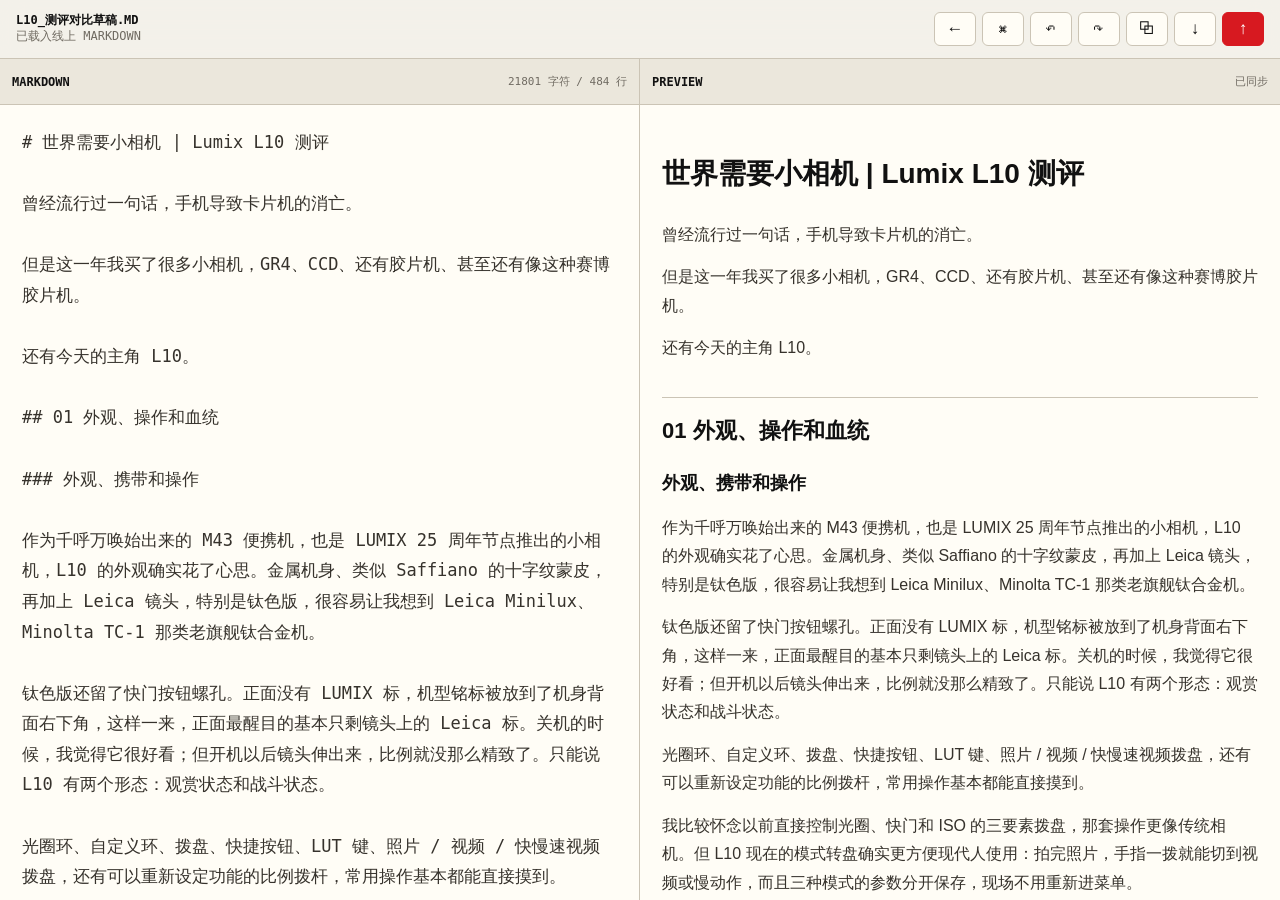
<file: editor.html>
<!doctype html>
<html lang="zh-CN">
<head>
  <meta charset="utf-8">
  <meta name="viewport" content="width=device-width, initial-scale=1, maximum-scale=1, user-scalable=no, viewport-fit=cover">
  <title>L10 Markdown Editor</title>
  <style>
    :root {
      color-scheme: dark light;
      --bg: #050505;
      --panel: #0d0d0d;
      --panel-2: #171717;
      --ink: #f1f1f1;
      --body: #c9c9c9;
      --muted: #8a8a8a;
      --line: #2b2b2b;
      --accent: #ff2a2a;
      --ok: #d7d7d7;
      --font: -apple-system, BlinkMacSystemFont, "Segoe UI", "PingFang SC", "Microsoft YaHei", sans-serif;
      --mono: "SFMono-Regular", ui-monospace, Menlo, Consolas, monospace;
    }
    @media (prefers-color-scheme: light) {
      :root {
        --bg: #f3f1ea;
        --panel: #fffdf6;
        --panel-2: #ebe7dc;
        --ink: #111;
        --body: #36322c;
        --muted: #706b62;
        --line: #cbc4b5;
        --accent: #d71920;
        --ok: #111;
      }
    }
    * { box-sizing: border-box; }
    html {
      width: 100%;
      max-width: 100%;
      overflow-x: hidden;
      overscroll-behavior-x: none;
      touch-action: pan-y;
    }
    body {
      margin: 0;
      width: 100%;
      max-width: 100%;
      height: 100vh;
      height: var(--app-height, 100dvh);
      min-height: 100vh;
      min-height: var(--app-height, 100dvh);
      display: flex;
      flex-direction: column;
      overflow: hidden;
      overscroll-behavior-x: none;
      touch-action: pan-y;
      background: var(--bg);
      color: var(--ink);
      font-family: var(--font);
    }
    button, input, .editor-surface { font: inherit; }
    .topbar {
      position: sticky;
      top: 0;
      z-index: 10;
      flex: 0 0 auto;
      width: 100%;
      max-width: 100%;
      display: grid;
      grid-template-columns: minmax(0, 1fr) auto;
      gap: 12px;
      align-items: center;
      padding: 12px 16px;
      border-bottom: 1px solid var(--line);
      background: color-mix(in srgb, var(--bg) 92%, transparent);
      backdrop-filter: blur(14px);
    }
    .mobile-switch {
      display: none;
      width: 100%;
      max-width: 100%;
      grid-template-columns: 1fr 1fr;
      gap: 0;
      padding: 8px;
      border-bottom: 1px solid var(--line);
      background: var(--bg);
    }
    .mobile-switch button {
      min-height: 38px;
      border: 1px solid var(--line);
      background: var(--panel);
      color: var(--muted);
      cursor: pointer;
    }
    .mobile-switch button:first-child {
      border-radius: 6px 0 0 6px;
      border-right: 0;
    }
    .mobile-switch button:last-child { border-radius: 0 6px 6px 0; }
    .mobile-switch button.is-active {
      background: var(--ink);
      color: var(--bg);
    }
    .brand {
      min-width: 0;
      font-family: var(--mono);
      font-size: 12px;
      line-height: 1.3;
      text-transform: uppercase;
    }
    .brand strong {
      display: block;
      overflow: hidden;
      color: var(--ink);
      white-space: nowrap;
      text-overflow: ellipsis;
    }
    .brand span { color: var(--muted); }
    .status-action {
      margin-left: 8px;
      padding: 0;
      border: 0;
      background: transparent;
      color: var(--accent);
      font: inherit;
      text-decoration: underline;
      cursor: pointer;
    }
    .actions {
      display: grid;
      grid-template-columns: repeat(7, minmax(42px, 1fr));
      justify-content: stretch;
      gap: 6px;
    }
    .button {
      display: inline-flex;
      min-width: 0;
      min-height: 34px;
      align-items: center;
      justify-content: center;
      gap: 6px;
      padding: 0;
      border: 1px solid var(--line);
      border-radius: 6px;
      background: var(--panel);
      color: var(--ink);
      font-size: 17px;
      line-height: 1;
      text-decoration: none;
      cursor: pointer;
    }
    .button-label {
      position: absolute;
      width: 1px;
      height: 1px;
      overflow: hidden;
      clip: rect(0 0 0 0);
      white-space: nowrap;
    }
    .button-icon {
      display: inline-flex;
      align-items: center;
      justify-content: center;
      width: 1.2em;
      height: 1.2em;
    }
    .button:hover { border-color: var(--accent); }
    .button.primary {
      border-color: var(--accent);
      background: var(--accent);
      color: #fff;
    }
    .workspace {
      display: grid;
      flex: 1 1 auto;
      width: 100%;
      max-width: 100%;
      grid-template-columns: minmax(0, 1fr) minmax(0, 1fr);
      min-height: 0;
      overflow: hidden;
    }
    .pane {
      display: grid;
      grid-template-rows: auto minmax(0, 1fr);
      min-width: 0;
      min-height: 0;
      max-width: 100%;
      overflow: hidden;
      border-right: 1px solid var(--line);
      background: var(--panel);
    }
    .pane:last-child { border-right: 0; }
    .pane-head {
      display: grid;
      grid-template-columns: minmax(0, 1fr) auto;
      gap: 8px;
      align-items: center;
      min-height: 46px;
      padding: 8px 12px;
      border-bottom: 1px solid var(--line);
      background: var(--panel-2);
    }
    .pane-head h1,
    .pane-head h2 {
      margin: 0;
      overflow: hidden;
      font-family: var(--mono);
      font-size: 12px;
      font-weight: 700;
      white-space: nowrap;
      text-overflow: ellipsis;
      text-transform: uppercase;
    }
    .stats {
      color: var(--muted);
      font-family: var(--mono);
      font-size: 11px;
      white-space: nowrap;
    }
    .editor-surface {
      display: block;
      width: 100%;
      height: 100%;
      max-width: 100%;
      min-height: 0;
      overflow: auto;
      overscroll-behavior: contain;
      resize: none;
      padding: 22px;
      border: 0;
      border-radius: 0;
      outline: 0;
      appearance: none;
      background: var(--panel);
      color: var(--body);
      font-family: var(--mono);
      font-size: 17px;
      line-height: 1.8;
      white-space: pre-wrap;
      overflow-wrap: anywhere;
      word-break: break-word;
      -webkit-overflow-scrolling: touch;
      caret-color: var(--accent);
      user-select: text;
    }
    .preview {
      width: 100%;
      height: 100%;
      max-width: 100%;
      min-height: 0;
      overflow-x: hidden;
      overflow-y: auto;
      overscroll-behavior: contain;
      padding: 22px;
      color: var(--body);
      line-height: 1.78;
      overflow-wrap: anywhere;
      word-break: break-word;
    }
    .preview h1,
    .preview h2,
    .preview h3,
    .preview h4 {
      color: var(--ink);
      line-height: 1.35;
    }
    .preview h1 { font-size: 28px; }
    .preview h2 {
      margin-top: 34px;
      padding-top: 18px;
      border-top: 1px solid var(--line);
      font-size: 22px;
    }
    .preview h3 { margin-top: 26px; font-size: 18px; }
    .preview p {
      margin: 0 0 14px;
      max-width: 100%;
      overflow-wrap: anywhere;
      word-break: break-word;
    }
    .preview blockquote {
      margin: 16px 0;
      padding: 10px 14px;
      border-left: 3px solid var(--accent);
      background: var(--panel-2);
    }
    .preview code {
      padding: 1px 5px;
      border: 1px solid var(--line);
      border-radius: 4px;
      font-family: var(--mono);
      font-size: 0.92em;
      white-space: normal;
      overflow-wrap: anywhere;
    }
    .preview table {
      width: 100%;
      max-width: 100%;
      margin: 18px 0;
      border-collapse: collapse;
      table-layout: fixed;
      font-size: 14px;
    }
    .preview th,
    .preview td {
      padding: 8px;
      border: 1px solid var(--line);
      text-align: left;
      vertical-align: top;
      overflow-wrap: anywhere;
      word-break: break-word;
    }
    .preview th {
      color: var(--ink);
      background: var(--panel-2);
    }
    .drawer {
      position: fixed;
      right: 16px;
      bottom: 16px;
      z-index: 20;
      width: min(520px, calc(100vw - 32px));
      max-height: min(620px, calc(100vh - 32px));
      max-height: min(620px, calc(var(--app-height, 100dvh) - 32px));
      overflow: auto;
      border: 1px solid var(--line);
      border-radius: 8px;
      background: var(--panel);
      box-shadow: 0 20px 70px rgba(0, 0, 0, 0.35);
    }
    .drawer[hidden] { display: none; }
    .drawer header {
      display: flex;
      align-items: center;
      justify-content: space-between;
      gap: 12px;
      padding: 12px;
      border-bottom: 1px solid var(--line);
      background: var(--panel-2);
    }
    .drawer h2 {
      margin: 0;
      font-family: var(--mono);
      font-size: 12px;
      text-transform: uppercase;
    }
    .form {
      display: grid;
      gap: 10px;
      padding: 12px;
    }
    .check-row {
      display: flex;
      align-items: center;
      gap: 8px;
      color: var(--body);
      font-family: var(--mono);
      font-size: 11px;
      line-height: 1.4;
      text-transform: none;
    }
    .check-row input {
      width: 16px;
      min-height: 16px;
      accent-color: var(--accent);
    }
    label {
      display: grid;
      gap: 5px;
      color: var(--muted);
      font-family: var(--mono);
      font-size: 11px;
      text-transform: uppercase;
    }
    input {
      width: 100%;
      min-height: 38px;
      padding: 8px 10px;
      border: 1px solid var(--line);
      border-radius: 6px;
      background: var(--bg);
      color: var(--ink);
    }
    .status {
      min-height: 20px;
      color: var(--muted);
      font-family: var(--mono);
      font-size: 11px;
      line-height: 1.5;
    }
    .status strong { color: var(--ok); }
    .danger { color: var(--accent); }
    @media (max-width: 900px) {
      html,
      body {
        height: var(--app-height, 100dvh);
        overflow: hidden;
      }
      body {
        position: fixed;
        inset: 0;
        display: flex;
        flex-direction: column;
      }
      .topbar {
        position: sticky;
        flex: 0 0 auto;
        grid-template-columns: 1fr;
        gap: 8px;
        padding: 8px;
      }
      .brand {
        font-size: 11px;
        line-height: 1.2;
      }
      .actions {
        display: grid;
        grid-template-columns: repeat(7, minmax(0, 1fr));
        justify-content: stretch;
        gap: 6px;
      }
      .button {
        min-height: 34px;
      }
      .mobile-switch {
        position: sticky;
        top: 0;
        z-index: 9;
        display: grid;
        flex: 0 0 auto;
      }
      .workspace {
        flex: 1 1 auto;
        grid-template-columns: 1fr;
        min-height: 0;
        overflow: hidden;
      }
      .pane {
        min-height: 0;
        border-right: 0;
        border-bottom: 0;
      }
      .preview-pane {
        display: flex;
        flex-direction: column;
      }
      .pane-head { min-height: 40px; }
      .editor-surface {
        height: var(--editor-height, calc(var(--app-height, 100dvh) - 185px));
        min-height: var(--editor-height, calc(var(--app-height, 100dvh) - 185px));
        padding: 18px;
        font-size: 18px;
        line-height: 1.8;
      }
      .preview {
        flex: 1 1 auto;
        height: auto;
        min-height: 0;
        overflow-x: hidden;
        overflow-y: auto;
        padding: 18px;
        -webkit-overflow-scrolling: touch;
        touch-action: pan-y;
      }
      body[data-mobile-view="edit"] .pane.preview-pane,
      body[data-mobile-view="preview"] .pane.editor-pane {
        display: none;
      }
      .drawer {
        right: 0;
        bottom: 0;
        width: 100vw;
        max-height: 82vh;
        border-right: 0;
        border-bottom: 0;
        border-left: 0;
        border-radius: 8px 8px 0 0;
      }
    }
  </style>
</head>
<body data-mobile-view="edit">
  <header class="topbar">
    <div class="brand">
      <strong>L10_测评对比草稿.md</strong>
      <span data-status>正在载入 source/L10_测评对比草稿.md</span>
    </div>
    <div class="actions">
      <a class="button" href="index.html" title="回到阅读版" aria-label="回到阅读版"><span class="button-icon" aria-hidden="true">←</span><span class="button-label">阅读版</span></a>
      <a class="button" href="https://github.com/PladyChan/l10-review-preview/edit/main/source/L10_%E6%B5%8B%E8%AF%84%E5%AF%B9%E6%AF%94%E8%8D%89%E7%A8%BF.md" title="打开 GitHub 网页编辑" aria-label="打开 GitHub 网页编辑"><span class="button-icon" aria-hidden="true">⌘</span><span class="button-label">GitHub</span></a>
      <button class="button" type="button" data-undo title="撤销" aria-label="撤销"><span class="button-icon" aria-hidden="true">↶</span><span class="button-label">撤销</span></button>
      <button class="button" type="button" data-redo title="重做" aria-label="重做"><span class="button-icon" aria-hidden="true">↷</span><span class="button-label">重做</span></button>
      <button class="button" type="button" data-copy title="复制" aria-label="复制"><span class="button-icon" aria-hidden="true">⧉</span><span class="button-label">复制</span></button>
      <button class="button" type="button" data-download title="下载" aria-label="下载"><span class="button-icon" aria-hidden="true">↓</span><span class="button-label">下载</span></button>
      <button class="button primary" type="button" data-open-github title="提交" aria-label="提交"><span class="button-icon" aria-hidden="true">↑</span><span class="button-label">提交</span></button>
    </div>
  </header>

  <div class="mobile-switch" aria-label="切换编辑和预览">
    <button class="is-active" type="button" data-view="edit">编辑</button>
    <button type="button" data-view="preview">预览</button>
  </div>

  <main class="workspace">
    <section class="pane editor-pane">
      <div class="pane-head">
        <h1>Markdown</h1>
        <div class="stats" data-stats>-</div>
      </div>
      <textarea class="editor-surface" data-editor aria-label="Markdown 编辑器" spellcheck="false" autocorrect="off" autocapitalize="off" wrap="soft"></textarea>
    </section>
    <section class="pane preview-pane">
      <div class="pane-head">
        <h2>Preview</h2>
        <div class="stats" data-saved>未保存</div>
      </div>
      <article class="preview" data-preview></article>
    </section>
  </main>

  <aside class="drawer" data-drawer hidden>
    <header>
      <h2>Commit to GitHub</h2>
      <button class="button" type="button" data-close>关闭</button>
    </header>
    <div class="form">
      <label>Owner<input data-owner value="PladyChan" autocomplete="off"></label>
      <label>Repo<input data-repo value="l10-review-preview" autocomplete="off"></label>
      <label>Branch<input data-branch value="main" autocomplete="off"></label>
      <label>Path<input data-path value="source/L10_测评对比草稿.md" autocomplete="off"></label>
      <label>Commit message<input data-message value="Update L10 markdown draft" autocomplete="off"></label>
      <label>GitHub token<input data-token type="text" autocomplete="off" autocapitalize="off" spellcheck="false" placeholder="粘贴 github_pat_... token"></label>
      <label class="check-row"><input data-remember-token type="checkbox">在这台设备记住 token</label>
      <button class="button primary" type="button" data-commit>提交当前 Markdown</button>
      <div class="status" data-github-status>Token 只在本页本次会话使用。</div>
    </div>
  </aside>

  <script>
    const SOURCE_PATH = "source/L10_测评对比草稿.md";
    const FILE_NAME = "L10_测评对比草稿.md";
    const DRAFT_KEY = "l10-md-editor-draft";
    const TOKEN_KEY = "l10-md-editor-github-token";
    const editor = document.querySelector("[data-editor]");
    const preview = document.querySelector("[data-preview]");
    const statusEl = document.querySelector("[data-status]");
    const statsEl = document.querySelector("[data-stats]");
    const savedEl = document.querySelector("[data-saved]");
    const drawer = document.querySelector("[data-drawer]");
    const tokenInput = document.querySelector("[data-token]");
    const rememberToken = document.querySelector("[data-remember-token]");
    let lastSaved = "";
    let viewportTimer = 0;
    let pendingDraft = "";

    const getEditorValue = () => editor.value;
    const setEditorValue = (value) => {
      editor.value = value;
    };

    const escapeHtml = (value) => value
      .replace(/&/g, "&amp;")
      .replace(/</g, "&lt;")
      .replace(/>/g, "&gt;")
      .replace(/"/g, "&quot;");

    const inline = (value) => escapeHtml(value)
      .replace(/`([^`]+)`/g, "<code>$1</code>")
      .replace(/\*\*([^*]+)\*\*/g, "<strong>$1</strong>");

    const tableHtml = (rows) => {
      const parsed = rows.map((row) => row.trim().replace(/^\||\|$/g, "").split("|").map((cell) => cell.trim()));
      if (parsed.length < 2) return "";
      const isDivider = parsed[1].every((cell) => /^:?-{3,}:?$/.test(cell));
      const bodyRows = isDivider ? parsed.slice(2) : parsed.slice(1);
      const head = parsed[0].map((cell) => `<th>${inline(cell)}</th>`).join("");
      const body = bodyRows.map((row) => `<tr>${row.map((cell) => `<td>${inline(cell)}</td>`).join("")}</tr>`).join("");
      return `<table><thead><tr>${head}</tr></thead><tbody>${body}</tbody></table>`;
    };

    const markdownToHtml = (markdown) => {
      const lines = markdown.split(/\r?\n/);
      const out = [];
      let inUl = false;
      let inOl = false;
      const closeLists = () => {
        if (inUl) out.push("</ul>");
        if (inOl) out.push("</ol>");
        inUl = false;
        inOl = false;
      };

      for (let index = 0; index < lines.length; index += 1) {
        const line = lines[index].trim();
        if (!line) {
          closeLists();
          continue;
        }
        if (line.startsWith("|")) {
          closeLists();
          const rows = [];
          while (index < lines.length && lines[index].trim().startsWith("|")) {
            rows.push(lines[index]);
            index += 1;
          }
          index -= 1;
          out.push(tableHtml(rows));
          continue;
        }
        const heading = line.match(/^(#{1,4})\s+(.+)$/);
        if (heading) {
          closeLists();
          out.push(`<h${heading[1].length}>${inline(heading[2])}</h${heading[1].length}>`);
          continue;
        }
        if (line.startsWith("- ")) {
          if (!inUl) {
            closeLists();
            out.push("<ul>");
            inUl = true;
          }
          out.push(`<li>${inline(line.slice(2))}</li>`);
          continue;
        }
        if (/^\d+\.\s+/.test(line)) {
          if (!inOl) {
            closeLists();
            out.push("<ol>");
            inOl = true;
          }
          out.push(`<li>${inline(line.replace(/^\d+\.\s+/, ""))}</li>`);
          continue;
        }
        closeLists();
        if (line.startsWith(">")) out.push(`<blockquote>${inline(line.replace(/^>\s?/, ""))}</blockquote>`);
        else out.push(`<p>${inline(line)}</p>`);
      }
      closeLists();
      return out.join("\n");
    };

    const update = () => {
      const value = getEditorValue();
      preview.innerHTML = markdownToHtml(value);
      const chars = value.length;
      const lines = value ? value.split(/\r?\n/).length : 0;
      statsEl.textContent = `${chars} 字符 / ${lines} 行`;
      savedEl.textContent = value === lastSaved ? "已同步" : "浏览器草稿";
      try {
        localStorage.setItem(DRAFT_KEY, value);
      } catch (error) {}
    };

    const isMobileLayout = () => window.matchMedia("(max-width: 900px)").matches;

    const syncViewportSize = () => {
      document.documentElement.style.setProperty("--app-height", `${window.innerHeight}px`);

      if (!isMobileLayout()) {
        document.documentElement.style.removeProperty("--editor-height");
      }
    };

    const queueViewportSync = () => {
      window.clearTimeout(viewportTimer);
      syncViewportSize();
      viewportTimer = window.setTimeout(syncViewportSize, 120);
    };

    const loadSource = async () => {
      const draft = localStorage.getItem(DRAFT_KEY);
      const response = await fetch(`${SOURCE_PATH}?v=${Date.now()}`);
      if (!response.ok) throw new Error(`HTTP ${response.status}`);
      const source = await response.text();
      lastSaved = source;
      pendingDraft = draft && draft !== source ? draft : "";
      setEditorValue(source);
      if (pendingDraft) {
        statusEl.innerHTML = '已载入线上 Markdown，发现本机草稿 <button class="status-action" type="button" data-restore-draft>恢复草稿</button>';
      } else {
        statusEl.textContent = "已载入线上 Markdown";
      }
      update();
    };

    const download = () => {
      const blob = new Blob([getEditorValue()], { type: "text/markdown;charset=utf-8" });
      const url = URL.createObjectURL(blob);
      const link = document.createElement("a");
      link.href = url;
      link.download = FILE_NAME;
      link.click();
      URL.revokeObjectURL(url);
    };

    const copyText = async () => {
      await navigator.clipboard.writeText(getEditorValue());
      statusEl.textContent = "Markdown 已复制";
    };

    const runEditCommand = (command, label) => {
      editor.focus();
      const didRun = document.execCommand(command);
      update();
      statusEl.textContent = didRun ? `${label}完成` : `${label}不可用`;
    };

    const base64Encode = (text) => btoa(unescape(encodeURIComponent(text)));

    const loadRememberedToken = () => {
      try {
        const savedToken = localStorage.getItem(TOKEN_KEY);
        if (savedToken) {
          tokenInput.value = savedToken;
          rememberToken.checked = true;
          document.querySelector("[data-github-status]").textContent = "已从这台设备载入保存的 token。";
        }
      } catch (error) {}
    };

    const syncRememberedToken = () => {
      try {
        if (rememberToken.checked && tokenInput.value.trim()) {
          localStorage.setItem(TOKEN_KEY, tokenInput.value.trim());
        } else if (!rememberToken.checked) {
          localStorage.removeItem(TOKEN_KEY);
        }
      } catch (error) {}
    };

    const commitToGithub = async () => {
      const owner = document.querySelector("[data-owner]").value.trim();
      const repo = document.querySelector("[data-repo]").value.trim();
      const branch = document.querySelector("[data-branch]").value.trim();
      const path = document.querySelector("[data-path]").value.trim();
      const message = document.querySelector("[data-message]").value.trim();
      const token = tokenInput.value.trim();
      const githubStatus = document.querySelector("[data-github-status]");
      const missing = [
        [owner, "Owner"],
        [repo, "Repo"],
        [branch, "Branch"],
        [path, "Path"],
        [message, "Commit message"],
        [token, "GitHub token"]
      ].filter(([value]) => !value).map(([, label]) => label);
      if (missing.length) {
        githubStatus.innerHTML = `<span class='danger'>还没填：${missing.join("、")}。GitHub token 不是 GitHub 密码，要粘贴 github_pat_... 这类授权字符串。</span>`;
        return;
      }
      const apiPath = `https://api.github.com/repos/${owner}/${repo}/contents/${encodeURIComponent(path).replace(/%2F/g, "/")}`;
      githubStatus.textContent = "读取当前文件 SHA...";
      const getResponse = await fetch(`${apiPath}?ref=${encodeURIComponent(branch)}`, {
        headers: {
          "Accept": "application/vnd.github+json",
          "Authorization": `Bearer ${token}`,
          "X-GitHub-Api-Version": "2022-11-28"
        }
      });
      const current = getResponse.ok ? await getResponse.json() : null;
      githubStatus.textContent = "提交中...";
      const putResponse = await fetch(apiPath, {
        method: "PUT",
        headers: {
          "Accept": "application/vnd.github+json",
          "Authorization": `Bearer ${token}`,
          "Content-Type": "application/json",
          "X-GitHub-Api-Version": "2022-11-28"
        },
        body: JSON.stringify({
          message,
          content: base64Encode(getEditorValue()),
          branch,
          sha: current && current.sha ? current.sha : undefined
        })
      });
      const result = await putResponse.json();
      if (!putResponse.ok) {
        if (putResponse.status === 403 && /Resource not accessible/i.test(result.message || "")) {
          throw new Error("这个 token 没有写入仓库文件的权限。请重新生成 token：Repository access 选 l10-review-preview，Repository permissions 里的 Contents 设为 Read and write。");
        }
        throw new Error(result.message || `HTTP ${putResponse.status}`);
      }
      lastSaved = getEditorValue();
      localStorage.removeItem(DRAFT_KEY);
      syncRememberedToken();
      update();
      githubStatus.innerHTML = `<strong>已提交：</strong><a href="${result.content.html_url}" target="_blank" rel="noreferrer">打开文件</a>`;
      statusEl.textContent = "已提交到 GitHub";
    };

    editor.addEventListener("input", update);
    editor.addEventListener("paste", (event) => {
      event.preventDefault();
      const text = event.clipboardData ? event.clipboardData.getData("text/plain") : "";
      const start = editor.selectionStart;
      const end = editor.selectionEnd;
      editor.setRangeText(text, start, end, "end");
      update();
    });
    editor.addEventListener("focus", queueViewportSync);
    editor.addEventListener("blur", queueViewportSync);
    window.addEventListener("resize", queueViewportSync);
    window.addEventListener("orientationchange", queueViewportSync);
    ["gesturestart", "gesturechange", "gestureend"].forEach((eventName) => {
      document.addEventListener(eventName, (event) => event.preventDefault(), { passive: false });
    });
    document.querySelector("[data-undo]").addEventListener("click", () => runEditCommand("undo", "撤销"));
    document.querySelector("[data-redo]").addEventListener("click", () => runEditCommand("redo", "重做"));
    document.querySelector("[data-download]").addEventListener("click", download);
    document.querySelector("[data-copy]").addEventListener("click", () => copyText().catch((error) => {
      statusEl.textContent = error.message;
    }));
    statusEl.addEventListener("click", (event) => {
      if (!event.target.matches("[data-restore-draft]")) return;
      if (!pendingDraft) return;
      setEditorValue(pendingDraft);
      pendingDraft = "";
      update();
      statusEl.textContent = "已恢复本机草稿";
    });
    document.querySelector("[data-open-github]").addEventListener("click", () => {
      loadRememberedToken();
      drawer.hidden = false;
    });
    document.querySelector("[data-close]").addEventListener("click", () => {
      drawer.hidden = true;
    });
    document.querySelector("[data-commit]").addEventListener("click", () => {
      commitToGithub().catch((error) => {
        document.querySelector("[data-github-status]").innerHTML = `<span class="danger">${escapeHtml(error.message)}</span>`;
      });
    });
    tokenInput.addEventListener("input", () => {
      if (rememberToken.checked) syncRememberedToken();
    });
    rememberToken.addEventListener("change", syncRememberedToken);
    const setMobileView = (view) => {
      if (view === "preview") {
        editor.blur();
        document.documentElement.style.removeProperty("--editor-height");
      }
      document.body.dataset.mobileView = view;
      document.querySelectorAll("[data-view]").forEach((item) => {
        item.classList.toggle("is-active", item.dataset.view === view);
      });
      window.setTimeout(() => {
        queueViewportSync();
        if (view === "preview") preview.scrollTo(0, 0);
      }, view === "preview" ? 160 : 0);
    };

    document.querySelectorAll("[data-view]").forEach((button) => {
      button.addEventListener("click", () => setMobileView(button.dataset.view));
    });

    queueViewportSync();
    loadRememberedToken();
    loadSource().catch((error) => {
      statusEl.textContent = `载入失败：${error.message}`;
      setEditorValue(localStorage.getItem(DRAFT_KEY) || "");
      update();
    });
  </script>
</body>
</html>
</file>
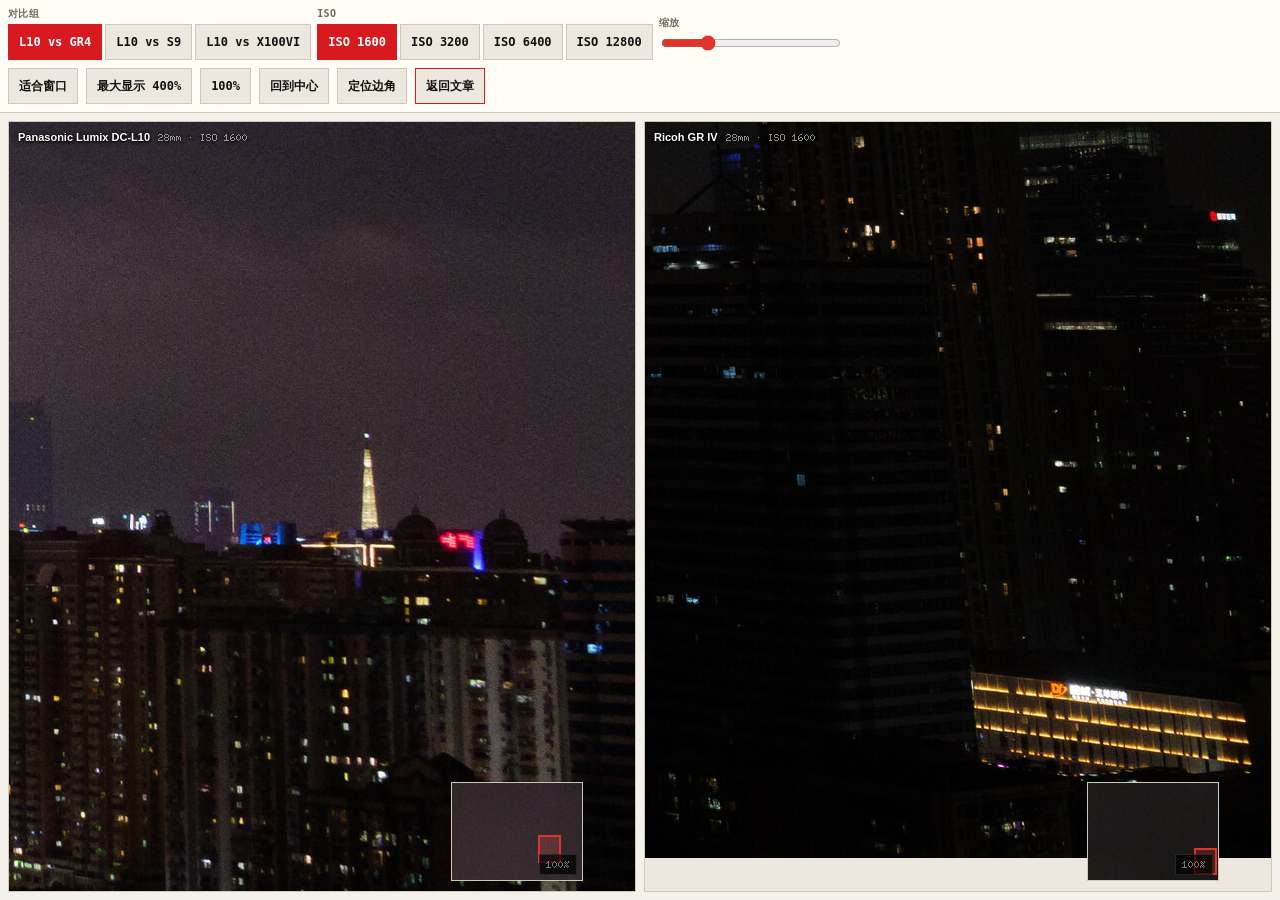
<file: tools/studio-comparison.html>
<!doctype html>
<html lang="zh-CN">
<head>
  <meta charset="utf-8">
  <meta name="viewport" content="width=device-width, initial-scale=1">
  <title>夜晚 ISO 噪点对比工具</title>
  <link rel="preconnect" href="https://fonts.googleapis.com">
  <link rel="preconnect" href="https://fonts.gstatic.com" crossorigin>
  <link href="https://fonts.googleapis.com/css2?family=Doto:wght@500;600;700;800&display=swap" rel="stylesheet">
  <script src="tool-ui.js"></script>
  <style>
    :root {
      color-scheme: dark light;
      --bg: #090909;
      --panel: #141414;
      --panel-2: #202020;
      --ink: #f2f2f2;
      --body: #cfcfcf;
      --muted: #8b8b8b;
      --line: #343434;
      --accent: #e3322b;
      --focus: #f6d55c;
      --font: -apple-system, BlinkMacSystemFont, "Segoe UI", "PingFang SC", "Microsoft YaHei", sans-serif;
      --mono: "SFMono-Regular", ui-monospace, Menlo, Consolas, monospace;
      --doto: "Doto", "SFMono-Regular", ui-monospace, Menlo, Consolas, monospace;
    }

    * { box-sizing: border-box; }

    html, body { height: 100%; min-height: 100%; }

    body {
      margin: 0;
      background: var(--bg);
      color: var(--ink);
      font-family: var(--font);
      line-height: 1.45;
    }

    button,
    input {
      font: inherit;
    }

    button {
      min-height: 34px;
      border: 1px solid var(--line);
      border-radius: 0;
      background: var(--panel-2);
      color: var(--ink);
      cursor: pointer;
    }

    button:hover {
      border-color: var(--accent);
    }

    button.is-active {
      background: var(--accent);
      border-color: var(--accent);
      color: #fff;
    }

    .app {
      height: 100vh;
      display: grid;
      grid-template-rows: auto minmax(0, 1fr);
      overflow: hidden;
    }

    .toolbar,
    .view-controls {
      display: flex;
      flex-wrap: wrap;
      gap: 8px;
      align-items: center;
    }

    .toolbar button {
      min-height: 30px;
      padding: 4px 9px;
      font-family: var(--doto);
      font-weight: 700;
      font-size: 12px;
    }

    .toolbar {
      padding: 7px 8px;
      border-bottom: 1px solid var(--line);
      background: var(--panel);
    }

    .toolbar label {
      display: grid;
      gap: 4px;
      color: var(--muted);
      font-family: var(--doto);
      font-weight: 700;
      font-size: 11px;
      line-height: 1.2;
    }

    .toolbar input[type="range"] {
      width: min(24vw, 180px);
      accent-color: var(--accent);
    }

    .segmented {
      display: flex;
      gap: 4px;
      min-width: 0;
      overflow-x: auto;
      scrollbar-width: none;
    }

    .segmented::-webkit-scrollbar {
      display: none;
    }

    .segmented button {
      white-space: nowrap;
    }

    .group-options {
      max-width: min(52vw, 520px);
    }

    .iso-options {
      max-width: min(36vw, 360px);
    }

    .main {
      display: block;
      min-height: 0;
      height: 100%;
      overflow: hidden;
    }

    .compare-grid {
      display: grid;
      grid-template-columns: repeat(2, minmax(0, 1fr));
      grid-auto-rows: minmax(0, 1fr);
      gap: 8px;
      padding: 8px;
      min-height: 0;
      height: 100%;
      overflow: hidden;
    }

    .camera-card {
      min-width: 0;
      border: 1px solid var(--line);
      background: var(--panel);
      display: grid;
      grid-template-rows: minmax(0, 1fr);
      min-height: 0;
      height: 100%;
    }

    .stage {
      position: relative;
      min-height: 0;
      height: 100%;
      overflow: hidden;
      background:
        linear-gradient(45deg, color-mix(in srgb, var(--panel-2) 82%, #000) 25%, transparent 25%),
        linear-gradient(-45deg, color-mix(in srgb, var(--panel-2) 82%, #000) 25%, transparent 25%),
        linear-gradient(45deg, transparent 75%, color-mix(in srgb, var(--panel-2) 82%, #000) 75%),
        linear-gradient(-45deg, transparent 75%, color-mix(in srgb, var(--panel-2) 82%, #000) 75%);
      background-size: 24px 24px;
      background-position: 0 0, 0 12px, 12px -12px, -12px 0;
      touch-action: none;
      cursor: grab;
    }

    .stage:active { cursor: grabbing; }

    .image-label {
      position: absolute;
      left: 7px;
      top: 7px;
      z-index: 5;
      display: flex;
      gap: 8px;
      align-items: center;
      max-width: calc(100% - 16px);
      padding: 4px 6px;
      border: 1px solid color-mix(in srgb, var(--line) 80%, transparent);
      background: color-mix(in srgb, var(--panel) 86%, transparent);
      color: var(--ink);
      font-size: 11px;
      line-height: 1.2;
      backdrop-filter: blur(8px);
      pointer-events: none;
    }

    .image-label span {
      color: var(--muted);
      font-family: var(--doto);
      font-weight: 700;
      font-size: 10px;
      white-space: nowrap;
    }

    .stage img {
      position: absolute;
      left: 0;
      top: 0;
      max-width: none;
      width: auto;
      height: auto;
      transform: none;
      user-select: none;
      pointer-events: none;
      image-rendering: crisp-edges;
      image-rendering: pixelated;
    }

    .minimap {
      position: absolute;
      right: 52px;
      bottom: 10px;
      z-index: 6;
      width: 132px;
      border: 1px solid color-mix(in srgb, var(--line) 88%, transparent);
      background: color-mix(in srgb, var(--panel) 88%, transparent);
      box-shadow: 0 8px 22px color-mix(in srgb, #000 36%, transparent);
      backdrop-filter: blur(8px);
      pointer-events: none;
    }

    .minimap-frame {
      position: relative;
      width: 100%;
      aspect-ratio: 4 / 3;
      overflow: hidden;
      background: #050505;
    }

    .minimap img {
      position: absolute;
      inset: 0;
      width: 100%;
      height: 100%;
      object-fit: contain;
      opacity: 0.62;
    }

    .minimap-viewport {
      position: absolute;
      border: 2px solid var(--accent);
      background: color-mix(in srgb, var(--accent) 18%, transparent);
      box-shadow: 0 0 0 999px color-mix(in srgb, #000 22%, transparent);
    }

    .minimap-meta {
      position: absolute;
      right: 5px;
      bottom: 5px;
      z-index: 2;
      display: inline-flex;
      align-items: center;
      padding: 4px 6px;
      border: 1px solid color-mix(in srgb, var(--line) 70%, transparent);
      background: color-mix(in srgb, #000 72%, transparent);
      color: var(--body);
      font-family: var(--doto);
      font-weight: 700;
      font-size: 10px;
      line-height: 1.1;
    }

    .empty-state {
      position: absolute;
      inset: 0;
      display: grid;
      place-items: center;
      padding: 24px;
      color: var(--muted);
      text-align: center;
      font-size: 14px;
    }

    .loading-state {
      position: absolute;
      right: 12px;
      bottom: 12px;
      z-index: 8;
      display: grid;
      place-items: center;
      color: var(--ink);
      pointer-events: none;
    }

    .loading-pill {
      display: grid;
      place-items: center;
      width: 26px;
      height: 26px;
    }

    .loading-spinner {
      width: 16px;
      height: 16px;
      border: 2px solid color-mix(in srgb, var(--muted) 38%, transparent);
      border-top-color: var(--accent);
      animation: spin 0.8s linear infinite;
    }

    @keyframes spin {
      to { transform: rotate(360deg); }
    }

    .stage.is-loaded .loading-state {
      display: none;
    }

    .hidden { display: none !important; }

    @media (max-width: 980px) {
      body {
        overflow: hidden;
      }

      .app {
        height: 100vh;
        overflow: hidden;
      }
    }

    @media (max-width: 720px) {
      body {
        overflow: hidden;
      }

      .app {
        height: 100dvh;
        min-height: 100dvh;
        overflow: hidden;
      }

      .main,
      .compare-grid {
        overflow: hidden;
      }

      .compare-grid {
        grid-template-columns: 1fr;
        grid-template-rows: repeat(2, minmax(0, 1fr));
        gap: 4px;
        padding: 4px;
        height: 100%;
      }

      .camera-card {
        min-height: 0;
        height: 100%;
      }

      .toolbar {
        align-items: end;
        gap: 6px;
        padding: 6px;
      }

      .toolbar input[type="range"] {
        width: min(34vw, 150px);
      }

      .group-options,
      .iso-options {
        max-width: 100%;
      }

      .toolbar label {
        font-size: 10px;
      }

      .toolbar button {
        min-height: 28px;
        padding: 3px 7px;
        font-size: 11px;
      }

      .view-controls {
        gap: 5px;
        flex: 1 1 100%;
      }

      .view-controls button {
        flex: 1 1 auto;
      }

      .minimap {
        right: 42px;
        bottom: 8px;
        width: min(82px, 28vw);
      }

      .image-label {
        left: 5px;
        top: 5px;
        max-width: calc(100% - 10px);
        gap: 5px;
        padding: 3px 5px;
        font-size: 10px;
      }

      .image-label span,
      .minimap-meta {
        font-size: 9px;
      }
    }
  </style>
  <link rel="stylesheet" href="tool-ui.css">
</head>
<body>
  <div class="app">
    <div class="toolbar" aria-label="对比控制">
      <div class="selection-controls">
      <label>对比组
        <div class="segmented group-options" data-preset-group></div>
      </label>
      <label>ISO
        <div class="segmented iso-options" data-preset-iso></div>
      </label>
      <label>缩放
        <input type="range" min="0.05" max="4" step="0.01" value="1" data-zoom>
      </label>
      </div>
      <div class="view-controls">
        <button type="button" data-fit>适合窗口</button>
        <button type="button" data-max-view>最大显示</button>
        <button type="button" data-actual>100%</button>
        <button type="button" data-center>回到中心</button>
        <button type="button" data-corner>定位边角</button>
        <button type="button" data-fullscreen>全屏</button>
      </div>
    </div>

    <div class="main">
      <section class="compare-grid" data-grid></section>
    </div>
  </div>

  <script>
    (() => {
      let presetGroups = [];
      let presetIsos = [];
      let assetBase = "studio-assets/raw";
      let storageKey = "l10-studio-comparison-view";
      let scaleBaseCamera = "l10";
      const state = {
        format: "raw",
        presetGroup: "L10_28mm_vs_GR4_28mm",
        presetIso: "ISO1600",
        anchorMode: "ifc",
        zoom: 1,
        panX: 0,
        panY: 0,
        cameras: []
      };

      const grid = document.querySelector("[data-grid]");
      const zoomInput = document.querySelector("[data-zoom]");
      const presetGroupSelect = document.querySelector("[data-preset-group]");
      const presetIsoSelect = document.querySelector("[data-preset-iso]");
      const maxViewButton = document.querySelector("[data-max-view]");
      const fullscreenButton = document.querySelector("[data-fullscreen]");
      const isEmbedded = window.self !== window.top;
      const params = new URLSearchParams(window.location.search);
      const isFullPageTool = !isEmbedded;

      async function loadToolConfig() {
        const response = await fetch("studio-comparison-config.json", { cache: "no-store" });
        if (!response.ok) {
          throw new Error(`Config request failed: ${response.status}`);
        }
        const config = await response.json();
        presetGroups = Array.isArray(config.groups) ? config.groups : [];
        presetIsos = Array.isArray(config.isos) ? config.isos : [];
        assetBase = config.assetBase || assetBase;
        storageKey = config.storageKey || storageKey;
        scaleBaseCamera = config.scaleBaseCamera || scaleBaseCamera;
        if (!presetGroups.length || !presetIsos.length) {
          throw new Error("Config must include groups and isos.");
        }
        state.presetGroup = presetGroups[0].id;
        state.presetIso = presetIsos[0];
      }

      const save = () => {
        try {
          localStorage.setItem(storageKey, JSON.stringify(state));
        } catch (error) {
          console.warn("Local save failed", error);
        }
      };

      const activeSrc = (camera) => camera[state.format] || "";

      function groupFor(id) {
        return presetGroups.find((group) => group.id === id) || presetGroups[0];
      }

      function assetPath(groupId, iso, camera) {
        return `${assetBase}/${groupId}/${iso}/${camera.prefix}_${iso}.jpg`;
      }

      function buildPresetCameras(groupId, iso) {
        const group = groupFor(groupId);
        if (!group) return [];
        return group.cameras.map((camera) => ({
          id: camera.id,
          name: camera.name,
          iso: iso.replace("ISO", ""),
          focal: camera.focal,
          anchor: group.anchors?.ifc?.[camera.id] || null,
          corner: group.anchors?.corner?.[camera.id] || null,
          scale: 1,
          jpg: "",
          raw: assetPath(group.id, iso, camera)
        }));
      }

      function applyPreset() {
        state.cameras = buildPresetCameras(state.presetGroup, state.presetIso);
        state.format = "raw";
        state.anchorMode = "ifc";
        state.panX = 0;
        state.panY = 0;
        state.zoom = 1;
        save();
        render();
      }

      function formatZoom(value = state.zoom) {
        return `${Math.round(value * 100)}%`;
      }

      function stageInfo(stage) {
        const img = stage?.querySelector("img");
        if (!stage || !img || !img.naturalWidth || !img.naturalHeight) return null;
        const rect = stage.getBoundingClientRect();
        const anchor = activeAnchorForImage(img);
        const anchorX = anchor[0];
        const anchorY = anchor[1];
        const effectiveZoom = effectiveZoomForImage(img);
        const left = rect.width / 2 + state.panX - anchorX * effectiveZoom;
        const top = rect.height / 2 + state.panY - anchorY * effectiveZoom;
        return { img, rect, anchorX, anchorY, effectiveZoom, left, top };
      }

      function zoomToFitForStage(stage) {
        const info = stageInfo(stage);
        if (!info) return 1;
        const scale = Number(info.img.dataset.scale) || 1;
        return Math.min(info.rect.width / (info.img.naturalWidth * scale), info.rect.height / (info.img.naturalHeight * scale));
      }

      function zoomToMaxVisibleForStage(stage) {
        const info = stageInfo(stage);
        if (!info) return 1;
        const scale = Number(info.img.dataset.scale) || 1;
        return Math.max(info.rect.width / (info.img.naturalWidth * scale), info.rect.height / (info.img.naturalHeight * scale));
      }

      function currentStage() {
        return document.querySelector("[data-stage]");
      }

      function setZoom(value) {
        state.zoom = Math.min(4, Math.max(0.05, Math.round(value * 100) / 100));
        zoomInput.value = String(state.zoom);
      }

      function activeAnchorForImage(img) {
        const xKey = state.anchorMode === "corner" ? "cornerX" : "anchorX";
        const yKey = state.anchorMode === "corner" ? "cornerY" : "anchorY";
        return [
          Number(img.dataset[xKey]) || img.naturalWidth / 2,
          Number(img.dataset[yKey]) || img.naturalHeight / 2
        ];
      }

      function effectiveZoomForImage(img) {
        return state.zoom * (Number(img.dataset.scale) || 1);
      }

      function normalizeImageScales() {
        const images = Array.from(document.querySelectorAll("[data-stage] img[data-camera]"));
        const base = images.find((img) => img.dataset.camera === scaleBaseCamera && img.naturalWidth);
        if (!base) return;
        images.forEach((img) => {
          if (!img.naturalWidth) return;
          const scale = base.naturalWidth / img.naturalWidth;
          img.dataset.scale = String(scale);
        });
      }

      function positionImage(img) {
        if (!img || !img.naturalWidth || !img.naturalHeight) return;
        const stage = img.closest("[data-stage]");
        if (!stage) return;
        const rect = stage.getBoundingClientRect();
        const [anchorX, anchorY] = activeAnchorForImage(img);
        const effectiveZoom = effectiveZoomForImage(img);
        const width = img.naturalWidth * effectiveZoom;
        const height = img.naturalHeight * effectiveZoom;
        img.style.width = `${width}px`;
        img.style.height = `${height}px`;
        img.style.left = `${rect.width / 2 + state.panX - anchorX * effectiveZoom}px`;
        img.style.top = `${rect.height / 2 + state.panY - anchorY * effectiveZoom}px`;
      }

      function positionImages() {
        normalizeImageScales();
        document.querySelectorAll("[data-stage] img").forEach(positionImage);
        updateOverlays();
        updateToolbarLabels();
      }

      function updateToolbarLabels() {
        maxViewButton.textContent = "最大显示 400%";
        L10ToolUI.syncFullscreenButton(fullscreenButton, isFullPageTool);
      }

      function articleUrl() {
        const fallback = new URL("../#studio-comparison", window.location.href).href;
        return params.get("return") || fallback;
      }

      function toolFullscreenUrl() {
        const url = new URL(window.location.href);
        url.searchParams.set("fullscreen", "1");
        try {
          const returnUrl = new URL(window.top.location.href);
          returnUrl.hash = "studio-comparison";
          url.searchParams.set("return", returnUrl.href);
        } catch (error) {
          url.searchParams.set("return", articleUrl());
        }
        return url.href;
      }

      function openFullPageTool() {
        window.top.location.href = toolFullscreenUrl();
      }

      function returnToArticle() {
        window.location.href = articleUrl();
      }

      function updateOverlays() {
        document.querySelectorAll("[data-stage]").forEach((stage) => {
          const info = stageInfo(stage);
          const viewport = stage.querySelector("[data-minimap-viewport]");
          const meta = stage.querySelector("[data-minimap-meta]");
          if (!info || !viewport || !meta) return;
          const minimapFrame = stage.querySelector("[data-minimap-frame]");
          const frameRect = minimapFrame.getBoundingClientRect();
          const imageAspect = info.img.naturalWidth / info.img.naturalHeight;
          const frameAspect = frameRect.width / frameRect.height;
          let mapW = frameRect.width;
          let mapH = frameRect.height;
          let mapX = 0;
          let mapY = 0;
          if (imageAspect > frameAspect) {
            mapH = mapW / imageAspect;
            mapY = (frameRect.height - mapH) / 2;
          } else {
            mapW = mapH * imageAspect;
            mapX = (frameRect.width - mapW) / 2;
          }
          const visibleX = Math.min(info.img.naturalWidth, Math.max(0, -info.left / info.effectiveZoom));
          const visibleY = Math.min(info.img.naturalHeight, Math.max(0, -info.top / info.effectiveZoom));
          const visibleW = Math.max(0, Math.min(info.img.naturalWidth - visibleX, info.rect.width / info.effectiveZoom));
          const visibleH = Math.max(0, Math.min(info.img.naturalHeight - visibleY, info.rect.height / info.effectiveZoom));
          const vpX = mapX + (visibleX / info.img.naturalWidth) * mapW;
          const vpY = mapY + (visibleY / info.img.naturalHeight) * mapH;
          const vpW = Math.max(6, (visibleW / info.img.naturalWidth) * mapW);
          const vpH = Math.max(6, (visibleH / info.img.naturalHeight) * mapH);
          viewport.style.left = `${Math.max(mapX, Math.min(mapX + mapW - vpW, vpX))}px`;
          viewport.style.top = `${Math.max(mapY, Math.min(mapY + mapH - vpH, vpY))}px`;
          viewport.style.width = `${Math.min(mapW, vpW)}px`;
          viewport.style.height = `${Math.min(mapH, vpH)}px`;
          meta.textContent = formatZoom();
        });
      }

      function renderGrid() {
        if (!state.cameras.length) {
          grid.innerHTML = '<div class="empty-state">没有找到可用对比配置</div>';
          return;
        }
        grid.innerHTML = state.cameras.map((camera) => {
          const src = activeSrc(camera);
          const label = state.format.toUpperCase();
          return `
            <article class="camera-card" data-card="${camera.id}">
              <div class="stage" data-stage>
                ${src ? `<img src="${src}" alt="${escapeHtml(camera.name)} ${label} crop" data-camera="${escapeHtml(camera.id)}" data-anchor-x="${camera.anchor ? camera.anchor[0] : ""}" data-anchor-y="${camera.anchor ? camera.anchor[1] : ""}" data-corner-x="${camera.corner ? camera.corner[0] : ""}" data-corner-y="${camera.corner ? camera.corner[1] : ""}" data-scale="${camera.scale}"><div class="loading-state"><div class="loading-pill"><span class="loading-spinner"></span></div></div>` : `<div class="empty-state">没有找到 ${escapeHtml(camera.name)} 的 ${label} 内置素材</div>`}
                <div class="image-label"><strong>${escapeHtml(camera.name)}</strong><span>${escapeHtml(camera.focal || "-")} · ISO ${escapeHtml(camera.iso)}</span></div>
                ${src ? `<div class="minimap"><div class="minimap-frame" data-minimap-frame><img src="${src}" alt=""><div class="minimap-viewport" data-minimap-viewport></div><div class="minimap-meta" data-minimap-meta>${formatZoom()}</div></div></div>` : ""}
              </div>
            </article>
          `;
        }).join("");
      }

      function render() {
        zoomInput.value = String(state.zoom);
        updateOptionButtons();
        renderGrid();
        requestAnimationFrame(positionImages);
      }

      function hydrate() {
        try {
          const saved = JSON.parse(localStorage.getItem(storageKey) || "null");
          if (saved) {
            state.presetGroup = saved.presetGroup || state.presetGroup;
            state.presetIso = saved.presetIso || state.presetIso;
            state.zoom = Number(saved.zoom || state.zoom);
            state.anchorMode = saved.anchorMode || state.anchorMode;
            state.panX = Number(saved.panX || 0);
            state.panY = Number(saved.panY || 0);
          }
          state.cameras = buildPresetCameras(state.presetGroup, state.presetIso);
        } catch (error) {
          console.warn("Local restore failed", error);
          state.cameras = buildPresetCameras(state.presetGroup, state.presetIso);
        }
      }

      function renderPresetOptions() {
        presetGroupSelect.innerHTML = presetGroups.map((group) => (
          `<button type="button" data-preset-group-option="${escapeHtml(group.id)}">${escapeHtml(group.label)}</button>`
        )).join("");
        presetIsoSelect.innerHTML = presetIsos.map((iso) => (
          `<button type="button" data-preset-iso-option="${escapeHtml(iso)}">${escapeHtml(iso.replace("ISO", "ISO "))}</button>`
        )).join("");
        updateOptionButtons();
      }

      function updateOptionButtons() {
        document.querySelectorAll("[data-preset-group-option]").forEach((button) => {
          button.classList.toggle("is-active", button.dataset.presetGroupOption === state.presetGroup);
        });
        document.querySelectorAll("[data-preset-iso-option]").forEach((button) => {
          button.classList.toggle("is-active", button.dataset.presetIsoOption === state.presetIso);
        });
      }

      function escapeHtml(value) {
        return String(value).replace(/[&<>"']/g, (char) => ({
          "&": "&amp;",
          "<": "&lt;",
          ">": "&gt;",
          '"': "&quot;",
          "'": "&#039;"
        }[char]));
      }

      document.addEventListener("input", (event) => {
        const target = event.target;
        if (target.matches("[data-zoom]")) {
          setZoom(Number(target.value));
          positionImages();
          save();
        }
      });

      document.addEventListener("click", (event) => {
        const target = event.target.closest("button");
        if (!target) return;
        if (target.matches("[data-preset-group-option]")) {
          state.presetGroup = target.dataset.presetGroupOption;
          applyPreset();
        }
        if (target.matches("[data-preset-iso-option]")) {
          state.presetIso = target.dataset.presetIsoOption;
          applyPreset();
        }
        if (target.matches("[data-fit]")) {
          state.anchorMode = "ifc";
          setZoom(zoomToFitForStage(currentStage()));
          state.panX = 0;
          state.panY = 0;
          save();
          positionImages();
        }
        if (target.matches("[data-max-view]")) {
          setZoom(4);
          state.panX = 0;
          state.panY = 0;
          save();
          positionImages();
        }
        if (target.matches("[data-actual]")) {
          setZoom(1);
          save();
          positionImages();
        }
        if (target.matches("[data-center]")) {
          state.anchorMode = "ifc";
          state.panX = 0;
          state.panY = 0;
          save();
          positionImages();
        }
        if (target.matches("[data-corner]")) {
          state.anchorMode = "corner";
          state.panX = 0;
          state.panY = 0;
          save();
          positionImages();
        }
        if (target.matches("[data-fullscreen]")) {
          if (isFullPageTool) {
            returnToArticle();
          } else {
            openFullPageTool();
          }
        }
      });

      let drag = null;
      document.addEventListener("pointerdown", (event) => {
        const stage = event.target.closest("[data-stage]");
        if (!stage) return;
        drag = { x: event.clientX, y: event.clientY, panX: state.panX, panY: state.panY };
        stage.setPointerCapture(event.pointerId);
      });

      document.addEventListener("pointermove", (event) => {
        if (!drag) return;
        state.panX = drag.panX + event.clientX - drag.x;
        state.panY = drag.panY + event.clientY - drag.y;
        positionImages();
      });

      document.addEventListener("pointerup", () => {
        if (!drag) return;
        drag = null;
        save();
      });

      document.addEventListener("wheel", (event) => {
        const stage = event.target.closest("[data-stage]");
        if (!stage) return;
        event.preventDefault();
        const next = Math.min(4, Math.max(0.05, state.zoom + (event.deltaY > 0 ? -0.08 : 0.08)));
        setZoom(next);
        positionImages();
        save();
      }, { passive: false });

      document.addEventListener("load", (event) => {
        if (event.target.matches("[data-stage] img[data-camera]")) {
          event.target.closest("[data-stage]")?.classList.add("is-loaded");
          positionImages();
        }
      }, true);
      document.addEventListener("error", (event) => {
        if (event.target.matches("[data-stage] img[data-camera]")) {
          const stage = event.target.closest("[data-stage]");
          if (stage) {
            stage.classList.add("is-loaded");
            stage.insertAdjacentHTML("beforeend", '<div class="empty-state">图片加载失败</div>');
          }
        }
      }, true);
      window.addEventListener("resize", positionImages);
      async function init() {
        try {
          await loadToolConfig();
          renderPresetOptions();
          hydrate();
          render();
        } catch (error) {
          console.error(error);
          grid.innerHTML = `<div class="empty-state">对比工具配置加载失败：${escapeHtml(error.message)}</div>`;
        }
      }

      init();
    })();
  </script>
</body>
</html>
</file>
<file: tools/tool-ui.css>
:root {
  --tool-bg: #050505;
  --tool-surface: #0c0c0c;
  --tool-surface-2: #151515;
  --tool-line: #2a2a2a;
  --tool-text: #f2f2f2;
  --tool-muted: #8a8a8a;
  --tool-faint: #4d4d4d;
  --tool-accent: #ff2a2a;
  --tool-font-display: "Space Grotesk", "Inter", -apple-system, BlinkMacSystemFont, "Segoe UI", "PingFang SC", sans-serif;
  --tool-font-mono: "Space Mono", "SFMono-Regular", ui-monospace, monospace;
  --tool-font-dot: "Doto", "Space Mono", ui-monospace, monospace;
  --tool-control-height: 36px;
  --tool-gap: 6px;
}

body {
  background: var(--tool-bg);
  color: var(--tool-text);
  font-family: var(--tool-font-display);
}

.toolbar {
  gap: var(--tool-gap);
  padding: 8px;
  border-color: var(--tool-line);
  background: var(--tool-surface);
}

.selection-controls {
  display: contents;
}

.toolbar label {
  gap: 4px;
  color: var(--tool-muted);
  font-family: var(--tool-font-mono);
  font-size: 10px;
  line-height: 1.2;
  text-transform: uppercase;
  letter-spacing: .04em;
}

.toolbar button,
.toolbar select {
  min-height: var(--tool-control-height);
  border-color: var(--tool-line);
  background: var(--tool-surface-2);
  color: var(--tool-text);
  font-family: var(--tool-font-mono);
  font-size: 12px;
  line-height: 1;
}

.aspect-button,
.sensor-button {
  min-height: var(--tool-control-height);
  border: 1px solid var(--tool-line);
  border-radius: 0;
  background: var(--tool-surface-2);
  color: var(--tool-text);
  font-family: var(--tool-font-mono);
}

.aspect-button:hover,
.sensor-button:hover {
  border-color: var(--tool-accent);
}

.aspect-button:focus-visible,
.sensor-button:focus-visible {
  border-color: var(--tool-text);
  outline: 2px solid var(--tool-text);
  outline-offset: 1px;
}

.aspect-button.is-active,
.sensor-button.is-active,
.sensor-button[aria-pressed="true"] {
  border-color: var(--tool-accent);
}

.toolbar button {
  padding: 7px 10px;
}

.toolbar button:hover:not(:disabled):not(.is-active):not([aria-pressed="true"]),
.toolbar select:hover:not(:disabled) {
  border-color: var(--tool-accent);
  outline: 0;
}

.toolbar button:focus-visible,
.toolbar select:focus-visible,
.toolbar input:focus-visible {
  border-color: var(--tool-text);
  outline: 2px solid var(--tool-text);
  outline-offset: 1px;
}

.toolbar button.is-active,
.toolbar button[aria-pressed="true"] {
  border-color: var(--tool-accent);
  background: var(--tool-accent);
  color: #fff;
}

.toolbar button:disabled {
  border-color: var(--tool-line);
  background: var(--tool-surface);
  color: var(--tool-faint);
}

.segmented {
  gap: 3px;
  padding-bottom: 2px;
  scrollbar-width: thin;
  scrollbar-color: var(--tool-faint) transparent;
}

.segmented::-webkit-scrollbar {
  display: block;
  height: 3px;
}

.segmented::-webkit-scrollbar-thumb {
  background: var(--tool-faint);
}

.stage {
  background: var(--tool-surface-2) !important;
}

.camera-card {
  border-color: var(--tool-line);
  background: var(--tool-surface);
}

.image-label {
  padding: 2px !important;
  border: 0 !important;
  background: transparent !important;
  color: #fff !important;
  box-shadow: none !important;
  backdrop-filter: none !important;
  text-shadow: 0 1px 2px #000, 0 0 4px rgba(0, 0, 0, .9);
}

.image-label strong,
.image-label span,
.image-label .tag {
  border: 0 !important;
  background: transparent !important;
  color: #fff !important;
  text-shadow: inherit;
}

.minimap,
.loading-pill {
  border-color: var(--tool-line) !important;
  background: var(--tool-surface) !important;
  box-shadow: none !important;
  backdrop-filter: none !important;
}

[data-fullscreen] {
  border-color: var(--tool-accent) !important;
}

@media (prefers-color-scheme: light) {
  :root {
    --tool-bg: #f3f1ea;
    --tool-surface: #fffdf6;
    --tool-surface-2: #ece8dd;
    --tool-line: #cfc8b8;
    --tool-text: #111;
    --tool-muted: #6f6b62;
    --tool-faint: #a19a8e;
    --tool-accent: #d71920;
  }
}

:root[data-theme="dark"] {
  color-scheme: dark;
  --tool-bg: #050505;
  --tool-surface: #0c0c0c;
  --tool-surface-2: #151515;
  --tool-line: #2a2a2a;
  --tool-text: #f2f2f2;
  --tool-muted: #8a8a8a;
  --tool-faint: #4d4d4d;
  --tool-accent: #ff2a2a;
}

:root[data-theme="light"] {
  color-scheme: light;
  --tool-bg: #f3f1ea;
  --tool-surface: #fffdf6;
  --tool-surface-2: #ece8dd;
  --tool-line: #cfc8b8;
  --tool-text: #111;
  --tool-muted: #6f6b62;
  --tool-faint: #a19a8e;
  --tool-accent: #d71920;
}

@media (max-width: 720px) {
  :root { --tool-control-height: 36px; }

  .toolbar {
    display: flex;
    flex-direction: column;
    flex-wrap: nowrap;
    align-items: stretch;
    gap: 6px;
    padding: 6px;
    overflow: hidden;
  }

  .selection-controls,
  .view-controls {
    width: 100%;
    min-width: 0;
    overflow: visible;
  }

  .selection-controls {
    display: grid;
    grid-template-columns: auto minmax(0, 1fr);
    gap: 4px;
  }

  .selection-controls > [data-point-options] {
    grid-column: 1;
  }

  .selection-controls > .focal-options {
    grid-column: 2;
  }

  .selection-controls > .aperture-options {
    grid-column: 1 / -1;
    overflow-x: auto;
    scrollbar-width: thin;
    scrollbar-color: var(--tool-faint) transparent;
  }

  .selection-controls > label {
    grid-column: 1 / -1;
    display: flex;
    align-items: center;
  }

  .selection-controls > label input[type="range"] {
    flex: 1;
    width: auto;
  }

  .view-controls {
    display: grid;
    grid-template-columns: repeat(3, minmax(0, 1fr));
    gap: 4px;
  }

  .toolbar button,
  .toolbar select,
  .aspect-button,
  .sensor-button {
    min-height: var(--tool-control-height);
    padding: 8px 10px;
    font-size: 12px;
  }

  .toolbar .segmented {
    max-width: none;
    overflow: visible;
    padding-bottom: 0;
  }

  .view-controls {
    padding-bottom: 2px;
  }

  .view-controls button {
    min-width: 0;
    padding-inline: 5px;
    white-space: normal;
  }
}
</file>
